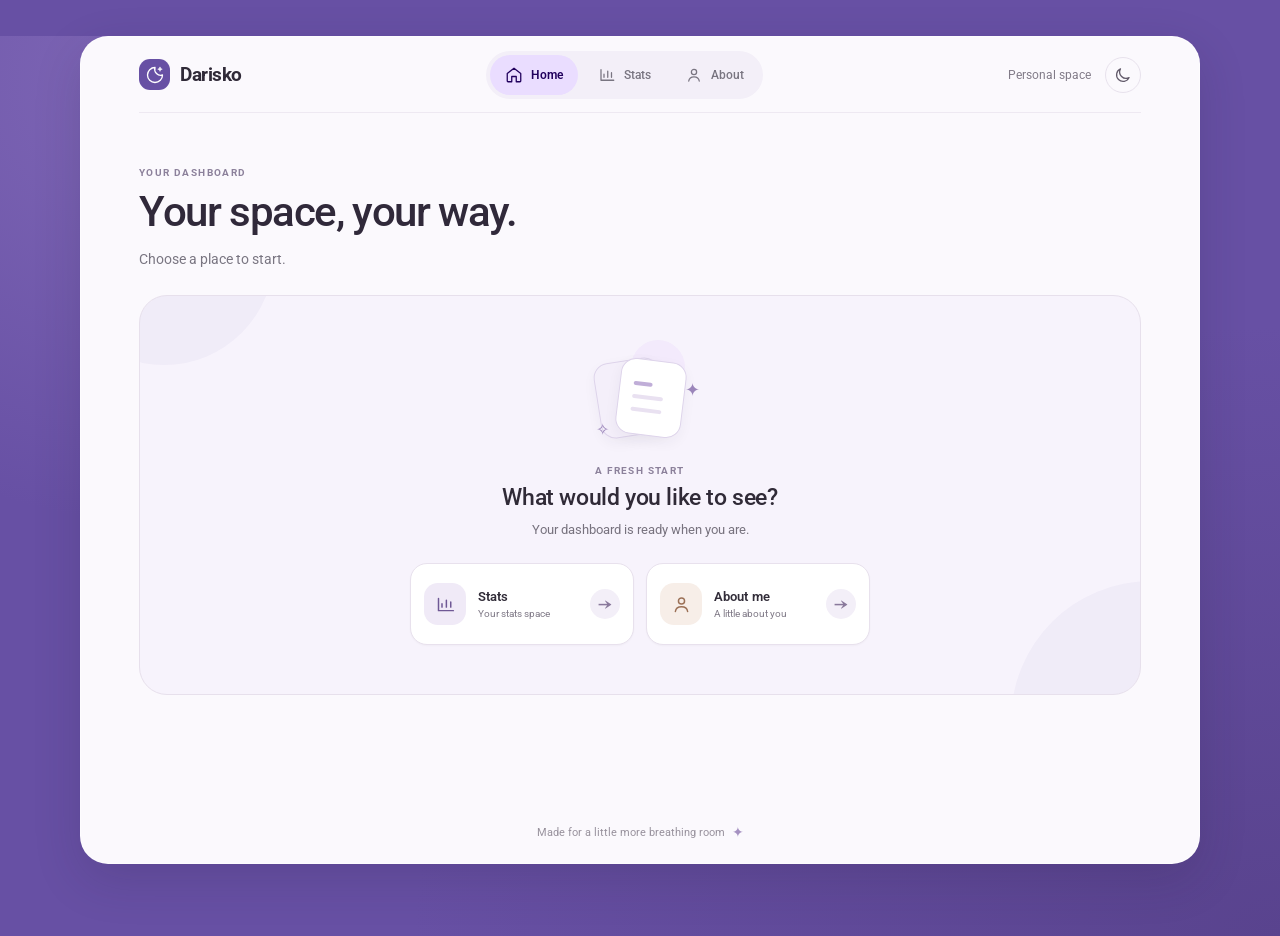
<file: index.html>
<!doctype html>
<html lang="en">
  <head>
    <meta charset="UTF-8" />
    <meta name="viewport" content="width=device-width, initial-scale=1.0" />
    <meta name="theme-color" content="#6750a4" />
    <meta name="description" content="Darisko's personal dashboard." />
    <title>Dashboard — Darisko</title>
    <link rel="preconnect" href="https://fonts.googleapis.com" />
    <link rel="preconnect" href="https://fonts.gstatic.com" crossorigin />
    <link href="https://fonts.googleapis.com/css2?family=Roboto:wght@400;500;600;700&family=Roboto+Flex:wght@400;500;600;700&display=swap" rel="stylesheet" />
    <script>
      try {
        const savedTheme = localStorage.getItem("daylight-theme");
        const prefersDark = window.matchMedia("(prefers-color-scheme: dark)").matches;
        if (savedTheme === "dark" || (!savedTheme && prefersDark)) document.documentElement.dataset.theme = "dark";
      } catch {}
    </script>
    <link rel="stylesheet" href="assets/css/style.css" />
    <script src="assets/js/main.js" defer></script>
    <script src="assets/js/movie.js?v=2" defer></script>
  </head>
  <body>
    <main class="dashboard">
      <header class="topbar">
        <a class="brand" href="index.html" aria-label="Darisko dashboard">
          <span class="brand-icon" aria-hidden="true"><svg viewBox="0 0 24 24"><path d="M12 3a9 9 0 1 0 9 9 7.2 7.2 0 0 1-9-9Z"/><path d="M18 3v4m-2-2h4"/></svg></span>
          <span>Darisko</span>
        </a>
        <nav class="primary-nav" aria-label="Main navigation">
          <a class="nav-item active" href="index.html" aria-current="page"><svg viewBox="0 0 24 24" aria-hidden="true"><path d="m3 10 9-7 9 7v10a1 1 0 0 1-1 1h-5v-7H9v7H4a1 1 0 0 1-1-1z"/></svg><span>Home</span></a>
          <a class="nav-item" href="stats.html"><svg viewBox="0 0 24 24" aria-hidden="true"><path d="M4 19V5m0 14h17M8 15v-4m5 4V7m5 8V9"/></svg><span>Stats</span></a>
          <a class="nav-item" href="about.html"><svg viewBox="0 0 24 24" aria-hidden="true"><circle cx="12" cy="8" r="3.5"/><path d="M5 20c.5-3.4 3.2-5.5 7-5.5s6.5 2.1 7 5.5"/></svg><span>About</span></a>
        </nav>
        <div class="topbar-right">
          <span class="workspace-label">Personal space</span>
          <button class="theme-toggle" id="themeToggle" type="button" aria-label="Switch to dark mode" title="Switch to dark mode" aria-pressed="false">
            <svg class="moon-icon" viewBox="0 0 24 24" aria-hidden="true"><path d="M20.1 15.4A8.5 8.5 0 0 1 8.6 3.9 8.7 8.7 0 1 0 20.1 15.4Z"/></svg>
            <svg class="sun-icon" viewBox="0 0 24 24" aria-hidden="true"><circle cx="12" cy="12" r="4"/><path d="M12 2v2m0 16v2M4.93 4.93l1.42 1.42m11.3 11.3 1.42 1.42M2 12h2m16 0h2M4.93 19.07l1.42-1.42m11.3-11.3 1.42-1.42"/></svg>
          </button>
        </div>
      </header>

      <section class="welcome" id="home">
        <p class="overline">YOUR DASHBOARD</p>
        <h1>Your space, your way.</h1>
        <p class="subtitle">Choose a place to start.</p>
      </section>

      <section class="empty-card home-card" aria-labelledby="emptyTitle">
        <div class="empty-illustration" aria-hidden="true">
          <span class="illustration-sun"></span>
          <span class="illustration-card card-back"></span>
          <span class="illustration-card card-front"><i></i><i></i><i></i></span>
          <span class="illustration-star star-one">✦</span>
          <span class="illustration-star star-two">✧</span>
        </div>
        <p class="overline">A FRESH START</p>
        <h2 id="emptyTitle">What would you like to see?</h2>
        <p class="empty-copy">Your dashboard is ready when you are.</p>
        <nav class="destination-list" aria-label="Dashboard sections">
          <a class="destination-card" href="stats.html">
            <span class="destination-icon stats-icon" aria-hidden="true"><svg viewBox="0 0 24 24"><path d="M4 19V5m0 14h17M8 15v-4m5 4V7m5 8V9"/></svg></span>
            <span class="destination-copy"><strong>Stats</strong><small>Your stats space</small></span>
            <span class="destination-arrow" aria-hidden="true">→</span>
          </a>
          <a class="destination-card" href="about.html">
            <span class="destination-icon about-icon" aria-hidden="true"><svg viewBox="0 0 24 24"><circle cx="12" cy="8" r="3.5"/><path d="M5 20c.5-3.4 3.2-5.5 7-5.5s6.5 2.1 7 5.5"/></svg></span>
            <span class="destination-copy"><strong>About me</strong><small>A little about you</small></span>
            <span class="destination-arrow" aria-hidden="true">→</span>
          </a>
        </nav>
      </section>

      <footer class="footer"><span>Made for a little more breathing room</span><span class="footer-sparkle" aria-hidden="true">✦</span></footer>
    </main>
  </body>
</html>
</file>
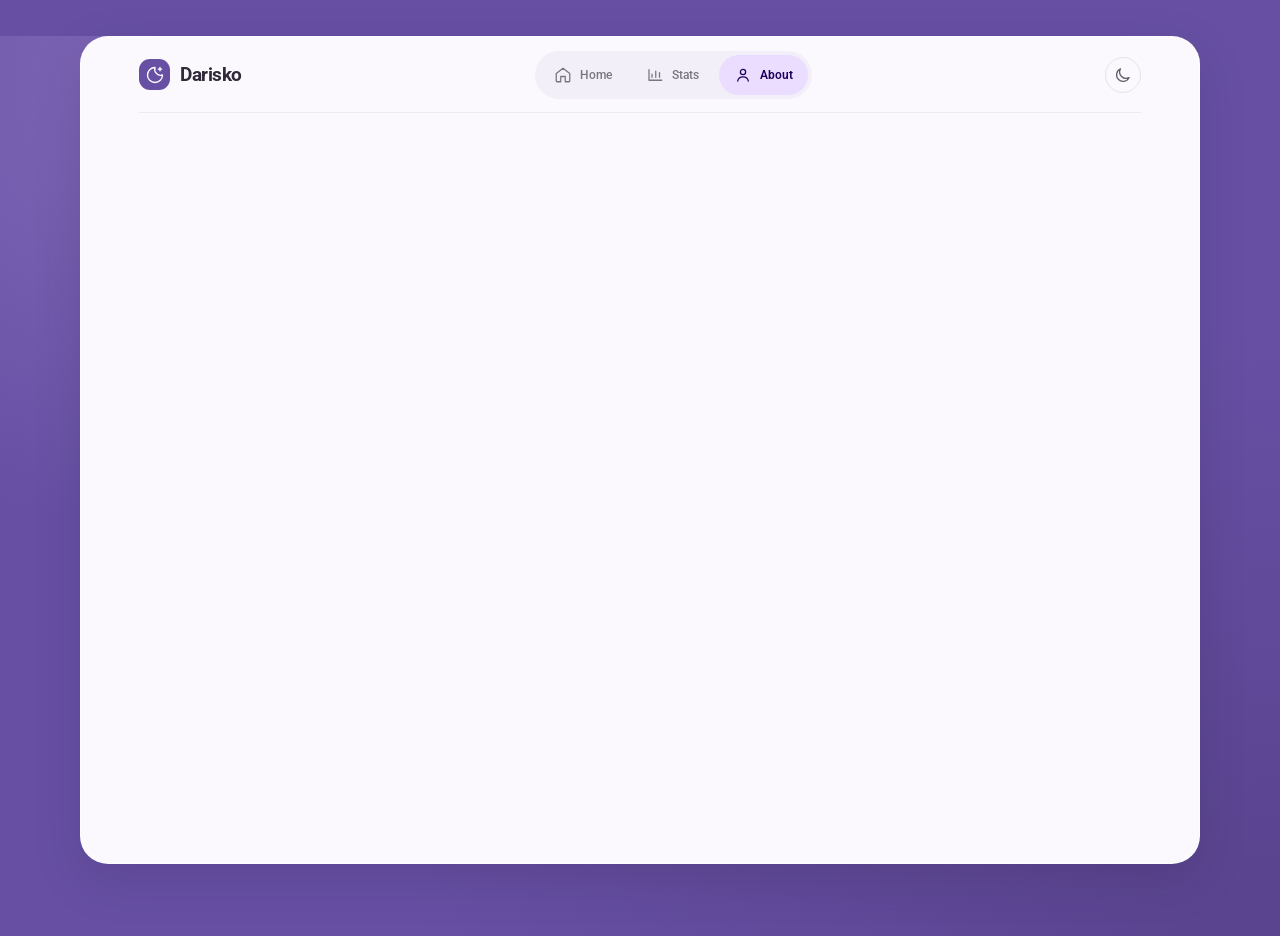
<file: about.html>
<!doctype html>
<html lang="en">
  <head>
    <meta charset="UTF-8" />
    <meta name="viewport" content="width=device-width, initial-scale=1.0" />
    <meta name="theme-color" content="#6750a4" />
    <title>About — Darisko</title>
    <link rel="preconnect" href="https://fonts.googleapis.com" />
    <link rel="preconnect" href="https://fonts.gstatic.com" crossorigin />
    <link href="https://fonts.googleapis.com/css2?family=Roboto:wght@400;500;600;700&family=Roboto+Flex:wght@400;500;600;700&display=swap" rel="stylesheet" />
    <script>
      try {
        const savedTheme = localStorage.getItem("daylight-theme");
        const prefersDark = window.matchMedia("(prefers-color-scheme: dark)").matches;
        if (savedTheme === "dark" || (!savedTheme && prefersDark)) document.documentElement.dataset.theme = "dark";
      } catch {}
    </script>
    <link rel="stylesheet" href="assets/css/style.css" />
    <script src="assets/js/main.js" defer></script>
  </head>
  <body>
    <main class="dashboard">
      <header class="topbar">
        <a class="brand" href="index.html" aria-label="Darisko dashboard">
          <span class="brand-icon" aria-hidden="true"><svg viewBox="0 0 24 24"><path d="M12 3a9 9 0 1 0 9 9 7.2 7.2 0 0 1-9-9Z"/><path d="M18 3v4m-2-2h4"/></svg></span>
          <span>Darisko</span>
        </a>
        <nav class="primary-nav" aria-label="Main navigation">
          <a class="nav-item" href="index.html"><svg viewBox="0 0 24 24" aria-hidden="true"><path d="m3 10 9-7 9 7v10a1 1 0 0 1-1 1h-5v-7H9v7H4a1 1 0 0 1-1-1z"/></svg><span>Home</span></a>
          <a class="nav-item" href="stats.html"><svg viewBox="0 0 24 24" aria-hidden="true"><path d="M4 19V5m0 14h17M8 15v-4m5 4V7m5 8V9"/></svg><span>Stats</span></a>
          <a class="nav-item active" href="about.html" aria-current="page"><svg viewBox="0 0 24 24" aria-hidden="true"><circle cx="12" cy="8" r="3.5"/><path d="M5 20c.5-3.4 3.2-5.5 7-5.5s6.5 2.1 7 5.5"/></svg><span>About</span></a>
        </nav>
        <button class="theme-toggle" id="themeToggle" type="button" aria-label="Switch to dark mode" title="Switch to dark mode" aria-pressed="false">
          <svg class="moon-icon" viewBox="0 0 24 24" aria-hidden="true"><path d="M20.1 15.4A8.5 8.5 0 0 1 8.6 3.9 8.7 8.7 0 1 0 20.1 15.4Z"/></svg>
          <svg class="sun-icon" viewBox="0 0 24 24" aria-hidden="true"><circle cx="12" cy="12" r="4"/><path d="M12 2v2m0 16v2M4.93 4.93l1.42 1.42m11.3 11.3 1.42 1.42M2 12h2m16 0h2M4.93 19.07l-1.42 1.42m11.3-11.3 1.42-1.42"/></svg>
        </button>
      </header>
    </main>
  </body>
</html>
</file>
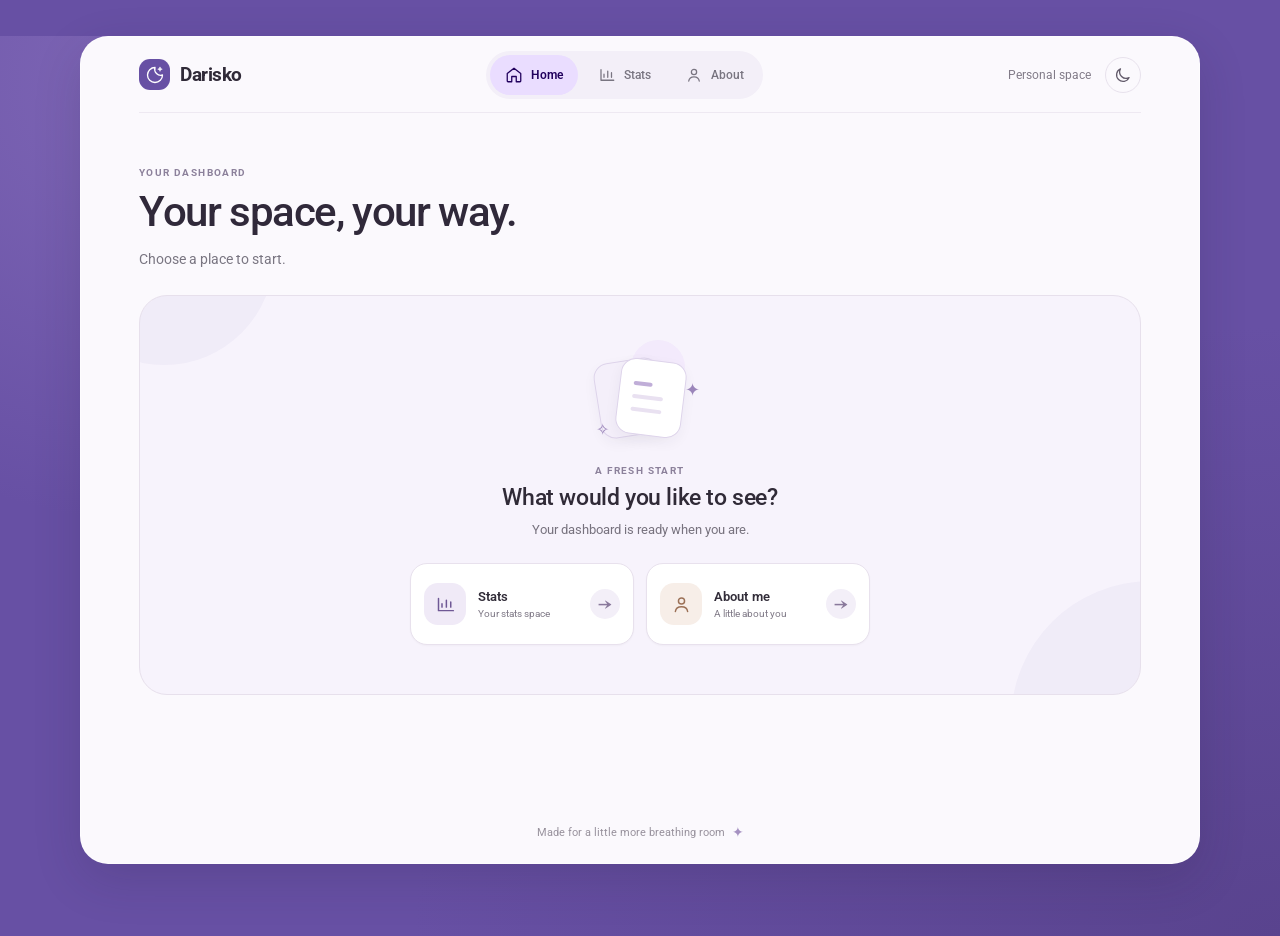
<file: movie.html>
<!doctype html>
<html lang="en">
  <head>
    <meta charset="UTF-8" />
    <meta name="viewport" content="width=device-width, initial-scale=1.0" />
    <meta name="theme-color" content="#100c18" />
    <meta name="robots" content="noindex, nofollow, noarchive" />
    <title>Private Screening — Darisko</title>
    <link rel="preconnect" href="https://fonts.googleapis.com" />
    <link rel="preconnect" href="https://fonts.gstatic.com" crossorigin />
    <link href="https://fonts.googleapis.com/css2?family=DM+Sans:wght@400;500;600;700&family=Space+Grotesk:wght@400;500;600;700&display=swap" rel="stylesheet" />
    <link rel="stylesheet" href="assets/css/movie.css" />
    <script src="assets/js/movie.js" defer></script>
  </head>
  <body data-secret-page="movie">
    <main class="screening">
      <header class="screening-topline">
        <a class="screening-brand" href="index.html" aria-label="Return to Darisko home"><span>d<span>.</span></span> DARISKO</a>
        <span class="screening-lock"><i></i> PRIVATE SCREENING</span>
      </header>

      <section class="screening-card" aria-labelledby="screeningTitle">
        <div class="film-art" aria-hidden="true">
          <div class="film-glow"></div>
          <div class="film-frame"><span>✦</span><span class="frame-mark">D / 01</span></div>
          <div class="film-dots"><i></i><i></i><i></i><i></i><i></i><i></i><i></i><i></i></div>
        </div>
        <p class="screening-kicker">ACCESS GRANTED · 001</p>
        <h1 id="screeningTitle">You found<br />the hidden page.</h1>
        <p class="screening-copy">A little secret tucked away in the console.<br />The show is yours to imagine.</p>
        <a class="return-home" href="index.html"><span aria-hidden="true">←</span> Back to the dashboard</a>
      </section>

      <footer class="screening-footer"><span>NO TRAILERS · NO SPOILERS</span><span>ENJOY THE QUIET</span></footer>
    </main>
  </body>
</html>
</file>
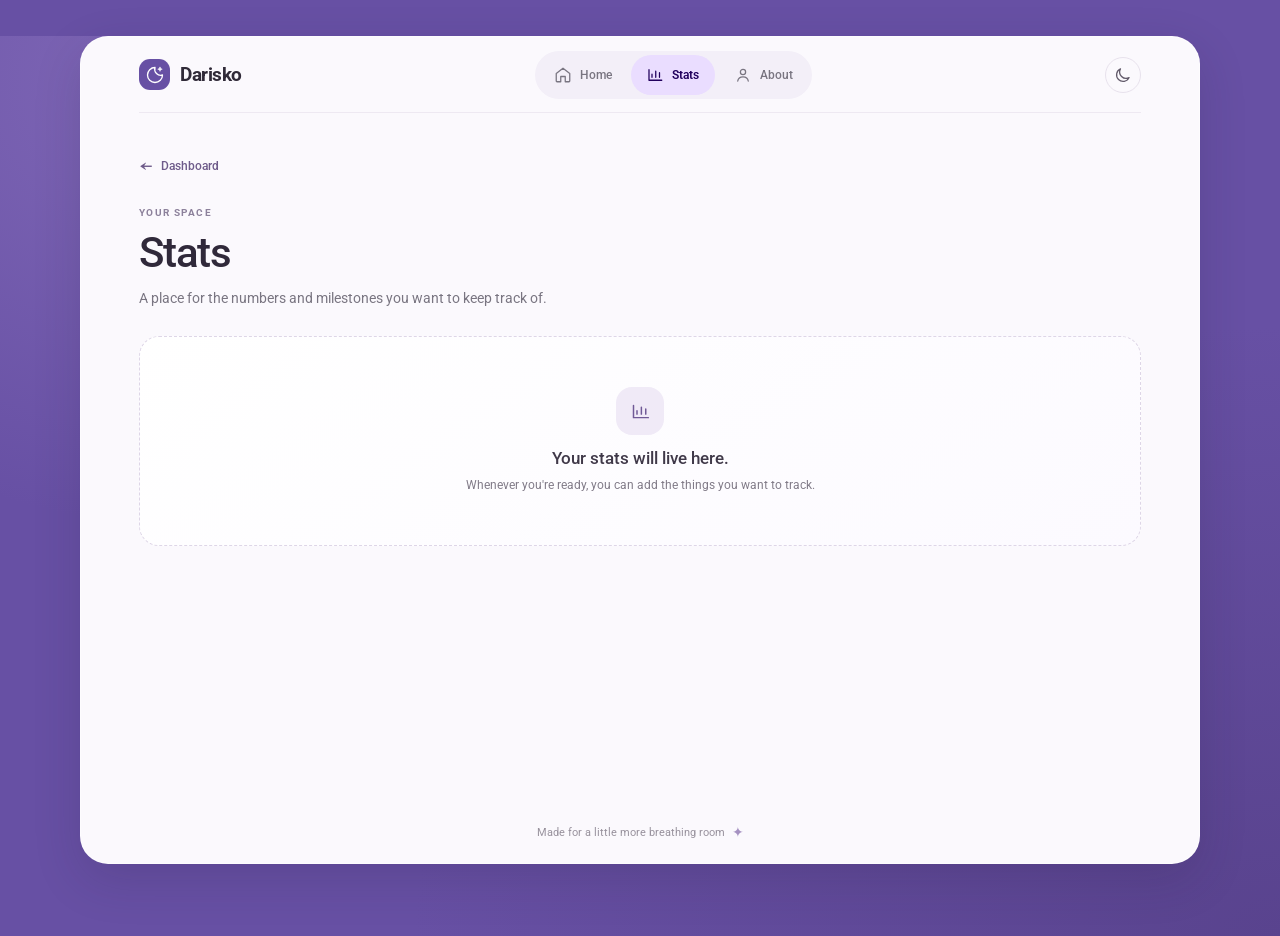
<file: stats.html>
<!doctype html>
<html lang="en">
  <head>
    <meta charset="UTF-8" />
    <meta name="viewport" content="width=device-width, initial-scale=1.0" />
    <meta name="theme-color" content="#6750a4" />
    <meta name="description" content="A space for Darisko's stats." />
    <title>Stats — Darisko</title>
    <link rel="preconnect" href="https://fonts.googleapis.com" />
    <link rel="preconnect" href="https://fonts.gstatic.com" crossorigin />
    <link href="https://fonts.googleapis.com/css2?family=Roboto:wght@400;500;600;700&family=Roboto+Flex:wght@400;500;600;700&display=swap" rel="stylesheet" />
    <script>
      try {
        const savedTheme = localStorage.getItem("daylight-theme");
        const prefersDark = window.matchMedia("(prefers-color-scheme: dark)").matches;
        if (savedTheme === "dark" || (!savedTheme && prefersDark)) document.documentElement.dataset.theme = "dark";
      } catch {}
    </script>
    <link rel="stylesheet" href="assets/css/style.css" />
    <script src="assets/js/main.js" defer></script>
  </head>
  <body>
    <main class="dashboard subpage-dashboard">
      <header class="topbar">
        <a class="brand" href="index.html" aria-label="Darisko dashboard">
          <span class="brand-icon" aria-hidden="true"><svg viewBox="0 0 24 24"><path d="M12 3a9 9 0 1 0 9 9 7.2 7.2 0 0 1-9-9Z"/><path d="M18 3v4m-2-2h4"/></svg></span>
          <span>Darisko</span>
        </a>
        <nav class="primary-nav" aria-label="Main navigation">
          <a class="nav-item" href="index.html"><svg viewBox="0 0 24 24" aria-hidden="true"><path d="m3 10 9-7 9 7v10a1 1 0 0 1-1 1h-5v-7H9v7H4a1 1 0 0 1-1-1z"/></svg><span>Home</span></a>
          <a class="nav-item active" href="stats.html" aria-current="page"><svg viewBox="0 0 24 24" aria-hidden="true"><path d="M4 19V5m0 14h17M8 15v-4m5 4V7m5 8V9"/></svg><span>Stats</span></a>
          <a class="nav-item" href="about.html"><svg viewBox="0 0 24 24" aria-hidden="true"><circle cx="12" cy="8" r="3.5"/><path d="M5 20c.5-3.4 3.2-5.5 7-5.5s6.5 2.1 7 5.5"/></svg><span>About</span></a>
        </nav>
        <button class="theme-toggle" id="themeToggle" type="button" aria-label="Switch to dark mode" title="Switch to dark mode" aria-pressed="false">
          <svg class="moon-icon" viewBox="0 0 24 24" aria-hidden="true"><path d="M20.1 15.4A8.5 8.5 0 0 1 8.6 3.9 8.7 8.7 0 1 0 20.1 15.4Z"/></svg>
          <svg class="sun-icon" viewBox="0 0 24 24" aria-hidden="true"><circle cx="12" cy="12" r="4"/><path d="M12 2v2m0 16v2M4.93 4.93l1.42 1.42m11.3 11.3 1.42 1.42M2 12h2m16 0h2M4.93 19.07l1.42-1.42m11.3-11.3 1.42-1.42"/></svg>
        </button>
      </header>
      <section class="subpage-content">
        <a class="back-link" href="index.html"><span aria-hidden="true">←</span> Dashboard</a>
        <p class="overline">YOUR SPACE</p>
        <h1>Stats</h1>
        <p class="subtitle">A place for the numbers and milestones you want to keep track of.</p>
        <div class="placeholder-card">
          <span class="placeholder-icon" aria-hidden="true"><svg viewBox="0 0 24 24"><path d="M4 19V5m0 14h17M8 15v-4m5 4V7m5 8V9"/></svg></span>
          <h2>Your stats will live here.</h2>
          <p>Whenever you're ready, you can add the things you want to track.</p>
        </div>
      </section>
      <footer class="footer"><span>Made for a little more breathing room</span><span class="footer-sparkle" aria-hidden="true">✦</span></footer>
    </main>
  </body>
</html>
</file>
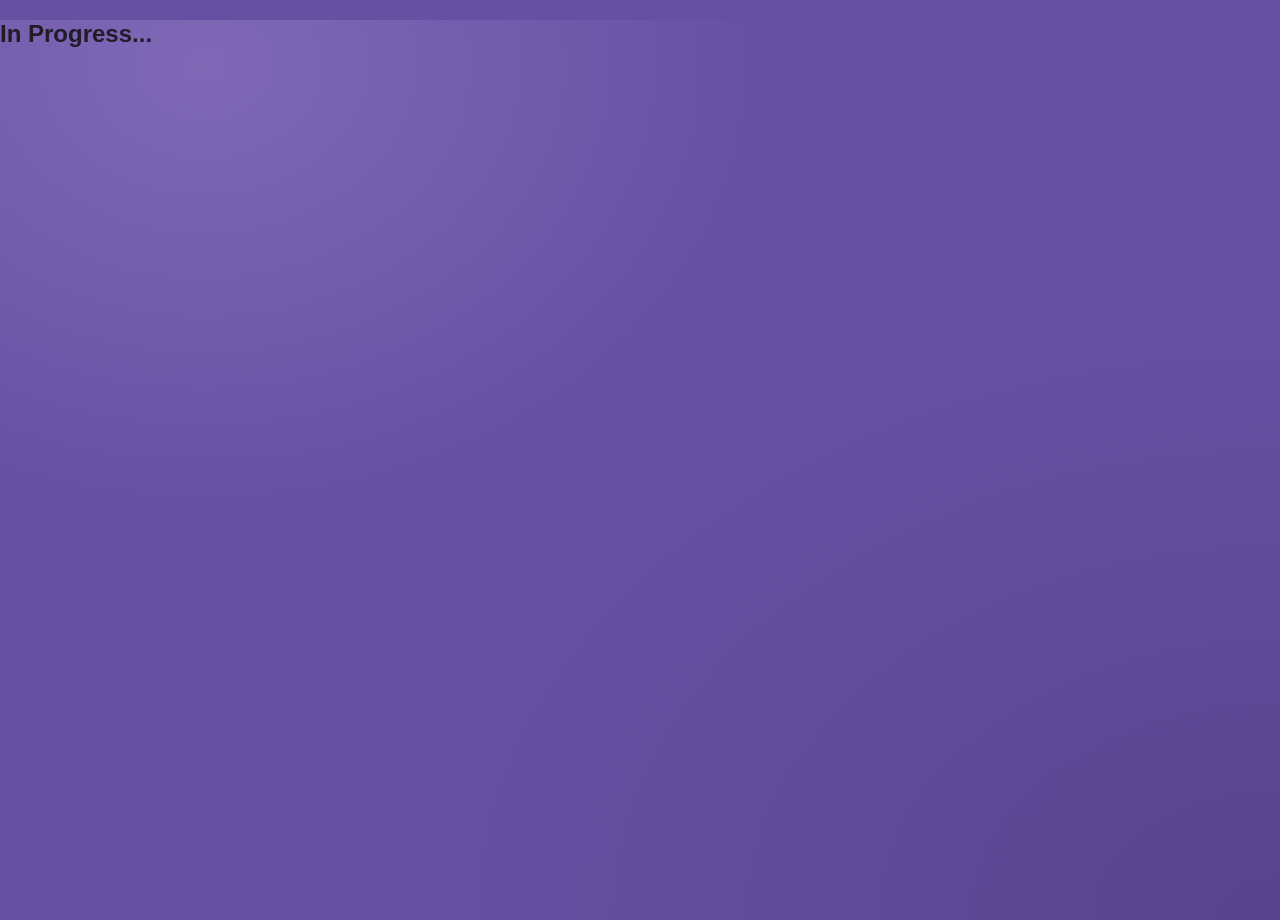
<file: website.html>
<!DOCTYPE html>
<html lang="en">
<head>
    <meta charset="UTF-8">
    <meta name="viewport" content="width=device-width, initial-scale=1.0">
    <title>Loading...</title>
    <link rel="stylesheet" href="style.css">
</head>
<body>

    <div class="loader-container">
        <div class="spinner"></div>
        <h2>In Progress...</h2>
    </div>

</body>
</html>
</file>
<file: assets/css/style.css>
:root{font-family:Roboto,"Roboto Flex",Arial,sans-serif;color:#211d28;background:#6750a4;font-synthesis:none;text-rendering:optimizeLegibility;--primary:#6750a4;--on-primary:#fff;--surface:#fff;--surface-soft:#f7f3fc;--surface-low:#f3eff8;--outline:#e7e0ec;--muted:#797581;--ink:#211d28;--shadow:0 16px 48px rgba(37,25,57,.16)}
*{box-sizing:border-box}html{min-width:320px;min-height:100%;scroll-behavior:smooth}body{min-height:100vh;margin:0;background:radial-gradient(ellipse at 16% 5%,#8068b7 0,transparent 37%),radial-gradient(ellipse at 100% 100%,#59438e 0,transparent 48%),#6750a4;color:var(--ink);-webkit-font-smoothing:antialiased}button,a,input{font:inherit}button:focus-visible,a:focus-visible,input:focus-visible{outline:3px solid #c9b9ff;outline-offset:3px}.dashboard{width:min(100% - 48px,1120px);min-height:calc(100vh - 72px);margin:36px auto;padding:0 58px;border:1px solid rgba(255,255,255,.5);border-radius:28px;background:#fbf9fd;box-shadow:var(--shadow);display:flex;flex-direction:column}.topbar{height:76px;display:flex;align-items:center;justify-content:space-between;border-bottom:1px solid #eee9f2}.brand{display:inline-flex;align-items:center;gap:10px;color:#302a38;text-decoration:none;font-size:19px;font-weight:700;letter-spacing:-.5px}.brand-icon{display:grid;place-items:center;width:31px;height:31px;border-radius:11px;background:var(--primary);color:white}.brand-icon svg{width:20px;fill:none;stroke:currentColor;stroke-width:1.6;stroke-linecap:round;stroke-linejoin:round}.topbar-right{display:flex;align-items:center;gap:14px}.workspace-label{color:#817b88;font-size:12px}.profile{width:34px;height:34px;border:0;border-radius:50%;background:#e9e0f3;color:#564475;font-size:13px;font-weight:700;cursor:pointer}.welcome{padding:54px 0 24px}.overline{margin:0 0 10px;color:#8c819b;font-size:10px;font-weight:700;letter-spacing:1.4px}.welcome h1{margin:0;font-size:clamp(28px,4vw,42px);font-weight:500;letter-spacing:-1.4px;line-height:1.15;color:#30293a}.subtitle{margin:12px 0 0;color:#797581;font-size:14px;line-height:1.6}.empty-card{position:relative;min-height:412px;display:flex;flex-direction:column;align-items:center;justify-content:center;padding:38px 24px 42px;overflow:hidden;border:1px solid #ebe5f1;border-radius:24px;background:linear-gradient(145deg,#fff 10%,#fcfaff 100%);text-align:center}.empty-card:before,.empty-card:after{position:absolute;width:220px;height:220px;border-radius:50%;background:#f6f1fb;content:""}.empty-card:before{top:-151px;left:-86px}.empty-card:after{right:-151px;bottom:-167px;width:280px;height:280px;background:#f8f4fb}.empty-illustration{position:relative;z-index:1;width:120px;height:102px;margin-bottom:23px}.illustration-sun{position:absolute;top:0;right:15px;width:54px;height:54px;border-radius:50%;background:#f3eafc}.illustration-card{position:absolute;display:grid;align-content:center;gap:9px;width:66px;height:76px;border:1px solid #ded4eb;border-radius:15px;background:#fff;box-shadow:0 5px 14px #3324450c;transform:rotate(-9deg)}.card-back{top:20px;left:17px;background:#f4effa}.card-front{top:20px;left:38px;transform:rotate(7deg)}.card-front i{width:31px;height:4px;margin-left:13px;border-radius:4px;background:#e9e1f1}.card-front i:first-child{width:19px;background:#c0aed8}.illustration-star{position:absolute;color:#9b85ba}.star-one{top:39px;right:0;font-size:18px}.star-two{bottom:3px;left:16px;font-size:16px}.empty-card>.overline{position:relative;z-index:1;margin-bottom:8px}.empty-card h2{position:relative;z-index:1;margin:0;color:#302a37;font-size:23px;font-weight:500;letter-spacing:-.4px}.empty-copy{position:relative;z-index:1;max-width:360px;margin:9px 0 22px;color:#77727e;font-size:13px;line-height:1.6}.button{min-height:42px;display:inline-flex;align-items:center;justify-content:center;gap:9px;padding:0 18px;border:0;border-radius:14px;font-size:13px;font-weight:600;letter-spacing:.1px;cursor:pointer;transition:background .16s,box-shadow .16s,transform .16s}.button:hover{transform:translateY(-1px)}.button-filled{background:var(--primary);color:var(--on-primary);box-shadow:0 2px 5px #4a397729}.button-filled:hover{background:#59458f;box-shadow:0 4px 12px #4a39772a}.button-tonal{background:#eee8f5;color:#554575}.button-tonal:hover{background:#e7def0}.button-icon{font-size:19px;font-weight:400;line-height:1}.footer{display:flex;justify-content:center;align-items:center;gap:7px;margin-top:auto;padding:26px 0 23px;color:#98929d;font-size:11px}.footer-sparkle{color:#a591c1;font-size:14px}.project-list{padding:24px 0}.project-list[hidden]{display:none}.project-items{display:grid;grid-template-columns:repeat(auto-fill,minmax(220px,1fr));gap:12px;margin-bottom:16px}.project-item{display:flex;align-items:center;gap:12px;min-height:74px;padding:15px;border:1px solid #ebe5f1;border-radius:16px;background:#fff}.project-item-icon{display:grid;place-items:center;width:38px;height:38px;border-radius:12px;background:#efe9f6;color:#705a96}.project-item-name{font-size:13px;font-weight:600;color:#383241}.modal-scrim{position:fixed;inset:0;z-index:5;display:grid;place-items:center;padding:20px;background:#21172f66;backdrop-filter:blur(3px)}.modal-scrim[hidden]{display:none}.dialog{position:relative;width:min(100%,400px);padding:29px;border:1px solid #eee8f2;border-radius:24px;background:#fbf9fd;box-shadow:0 24px 70px #20172e35}.close-button{position:absolute;top:15px;right:16px;width:34px;height:34px;border:0;border-radius:50%;background:transparent;color:#6e6875;font-size:23px;cursor:pointer}.close-button:hover{background:#f0ecf3}.dialog h2{margin:0;color:#302a38;font-size:24px;font-weight:500;letter-spacing:-.5px}.dialog-copy{margin:8px 0 23px;color:#797581;font-size:13px}.dialog label{display:block;margin-bottom:7px;color:#5f5966;font-size:12px;font-weight:600}.dialog input{width:100%;height:46px;padding:0 13px;border:1px solid #d9d2e0;border-radius:12px;background:#fff;color:var(--ink);font-size:14px}.dialog input::placeholder{color:#aaa4ae}.dialog input:focus{border-color:var(--primary);outline:2px solid #6750a433;outline-offset:1px}.dialog-actions{display:flex;justify-content:flex-end;gap:9px;margin-top:22px}.dialog-actions .button{min-height:40px;font-size:12px}.toast{position:fixed;z-index:10;bottom:22px;left:50%;padding:12px 18px;border-radius:12px;background:#342a43;color:#fff;font-size:12px;opacity:0;pointer-events:none;transform:translate(-50%,10px);transition:opacity .18s,transform .18s}.toast.show{opacity:1;transform:translate(-50%,0)}
@media(max-width:650px){.dashboard{width:calc(100% - 24px);min-height:calc(100vh - 24px);margin:12px auto;padding:0 20px;border-radius:23px}.topbar{height:66px}.workspace-label{max-width:130px;font-size:10px}.topbar-right{gap:10px}.welcome{padding:43px 0 23px}.welcome h1{max-width:420px;font-size:32px}.subtitle{max-width:360px;font-size:13px}.empty-card{min-height:370px;padding:30px 18px;border-radius:20px}.empty-card h2{font-size:21px}.empty-copy{font-size:12px}.footer{font-size:10px}}
@media(max-width:380px){.dashboard{padding:0 14px}.brand{font-size:17px}.welcome h1{font-size:28px}.empty-card{min-height:345px}.project-items{grid-template-columns:1fr}}
@media(prefers-reduced-motion:reduce){*,*::before,*::after{scroll-behavior:auto!important;transition:none!important}}

/* Material 3 app menu and destination tiles */
.topbar{gap:24px}
.primary-nav{height:48px;display:flex;align-items:center;gap:4px;padding:4px;border-radius:999px;background:var(--surface-low)}
.nav-item{min-width:84px;height:40px;display:inline-flex;align-items:center;justify-content:center;gap:8px;padding:0 15px;border-radius:999px;color:var(--muted);font-size:12px;font-weight:500;text-decoration:none;transition:background .2s,color .2s,transform .2s}
.nav-item svg{width:18px;height:18px;fill:none;stroke:currentColor;stroke-width:1.7;stroke-linecap:round;stroke-linejoin:round}
.nav-item:hover{background:#6750a414;color:var(--ink)}
.nav-item.active{background:#eaddff;color:#21005d;font-weight:600}
.theme-toggle{border:0;background:var(--surface-low);color:var(--ink)}
.theme-toggle:hover{background:#6750a41c}
.home-card{min-height:420px;border-radius:28px;background:var(--surface-soft);border-color:var(--outline)}
.home-card:before,.home-card:after{background:#6750a40b}
.destination-list{gap:14px;width:min(100%,520px)}
.destination-card{min-height:88px;padding:14px 16px;border:1px solid var(--outline);border-radius:20px;background:var(--surface);color:var(--ink);box-shadow:0 1px 2px #00000008;transition:transform .22s cubic-bezier(.2,.8,.2,1),border-color .2s,background .2s,box-shadow .2s}
.destination-card:hover{transform:translateY(-2px);border-color:#6750a455;background:var(--surface);box-shadow:0 5px 15px #34264b14}
.destination-card:active{transform:scale(.98)}
.destination-icon{width:46px;height:46px;border-radius:16px;background:#eaddff;color:#4f378b}
.about-icon{background:#f4dded;color:#633b55}
.destination-copy strong{font-size:14px;font-weight:600;letter-spacing:.1px}
.destination-copy small{color:var(--muted);font-size:11px}
.destination-arrow{width:30px;height:30px;display:grid;place-items:center;border-radius:50%;background:var(--surface-low);color:var(--ink);font-size:17px;transition:background .2s,transform .2s}
.destination-card:hover .destination-arrow{background:#eaddff;transform:translateX(2px)}
:root[data-theme="dark"] .nav-item.active{background:#4f378b;color:#f6edff}
:root[data-theme="dark"] .destination-icon{background:#4f378b;color:#eaddff}
:root[data-theme="dark"] .about-icon{background:#633b55;color:#f5d9eb}
:root[data-theme="dark"] .destination-card:hover .destination-arrow{background:#4f378b}
@media(max-width:760px){.topbar{gap:12px}.primary-nav{gap:0}.nav-item{min-width:0;padding:0 11px}}
@media(max-width:600px){.topbar{height:auto;min-height:66px;flex-wrap:wrap;padding:10px 0}.topbar .brand{margin-right:auto}.primary-nav{order:3;width:100%;height:44px;justify-content:center;margin:0 auto 2px}.nav-item{height:36px;flex:1;max-width:140px}.topbar-right{gap:7px}.workspace-label{display:none}}
@media(max-width:380px){.nav-item{gap:5px;padding:0 8px;font-size:11px}.nav-item svg{width:16px;height:16px}}

.theme-toggle{width:36px;height:36px;display:grid;place-items:center;padding:0;border:1px solid #e8e2ed;border-radius:50%;background:transparent;color:#635b6b;cursor:pointer;transition:background .18s,border-color .18s,color .18s}.theme-toggle:hover{background:#f0ecf4}.theme-toggle svg{width:18px;height:18px;fill:none;stroke:currentColor;stroke-width:1.7;stroke-linecap:round;stroke-linejoin:round}.theme-toggle .sun-icon{display:none}

:root[data-theme="dark"]{color-scheme:dark;--primary:#d0bcff;--on-primary:#38275d;--surface:#211f26;--surface-soft:#292630;--surface-low:#25232b;--outline:#48454f;--muted:#c9c3ce;--ink:#e6e0e9;--shadow:0 18px 54px rgba(0,0,0,.34)}
:root[data-theme="dark"] body{background:radial-gradient(ellipse at 16% 5%,#42335b 0,transparent 38%),radial-gradient(ellipse at 100% 100%,#2c2140 0,transparent 48%),#19151f;color:var(--ink)}
:root[data-theme="dark"] .dashboard{border-color:#413b49;background:#211f26}
:root[data-theme="dark"] .topbar{border-color:#393640}
:root[data-theme="dark"] .brand,:root[data-theme="dark"] .welcome h1,:root[data-theme="dark"] .empty-card h2,:root[data-theme="dark"] .dialog h2{color:#f0ebf4}
:root[data-theme="dark"] .brand-icon{background:#d0bcff;color:#38275d}
:root[data-theme="dark"] .workspace-label,:root[data-theme="dark"] .subtitle,:root[data-theme="dark"] .empty-copy,:root[data-theme="dark"] .dialog-copy{color:#c4bdca}
:root[data-theme="dark"] .profile{background:#4a4058;color:#f0e6ff}
:root[data-theme="dark"] .overline{color:#b9a8d1}
:root[data-theme="dark"] .empty-card{border-color:#413b49;background:linear-gradient(145deg,#292630 10%,#24212b 100%)}
:root[data-theme="dark"] .empty-card:before{background:#332a40}
:root[data-theme="dark"] .empty-card:after{background:#2d2934}
:root[data-theme="dark"] .illustration-sun{background:#3b304b}
:root[data-theme="dark"] .illustration-card{border-color:#51475e;background:#292630;box-shadow:0 5px 14px #0002}
:root[data-theme="dark"] .card-back{background:#302a39}
:root[data-theme="dark"] .card-front i{background:#484050}
:root[data-theme="dark"] .card-front i:first-child{background:#b19acf}
:root[data-theme="dark"] .illustration-star,:root[data-theme="dark"] .footer-sparkle{color:#ceb8ef}
:root[data-theme="dark"] .button-filled{background:#d0bcff;color:#38275d;box-shadow:none}
:root[data-theme="dark"] .button-filled:hover{background:#e0d2ff;box-shadow:0 3px 10px #0003}
:root[data-theme="dark"] .button-tonal{background:#494153;color:#e6dcf5}
:root[data-theme="dark"] .button-tonal:hover{background:#554b60}
:root[data-theme="dark"] .footer{color:#aaa3b0}
:root[data-theme="dark"] .project-item{border-color:#403b46;background:#292630}
:root[data-theme="dark"] .project-item-icon{background:#40364e;color:#d0bcff}
:root[data-theme="dark"] .project-item-name{color:#e8e2ec}
:root[data-theme="dark"] .modal-scrim{background:#0009}
:root[data-theme="dark"] .dialog{border-color:#48434f;background:#26232c;box-shadow:0 24px 70px #0007}
:root[data-theme="dark"] .close-button{color:#d0cad5}
:root[data-theme="dark"] .close-button:hover{background:#39343f}
:root[data-theme="dark"] .dialog label{color:#d4ced9}
:root[data-theme="dark"] .dialog input{border-color:#5b5562;background:#1d1b22;color:#f0ebf4}
:root[data-theme="dark"] .dialog input::placeholder{color:#928b98}
:root[data-theme="dark"] .dialog input:focus{border-color:#d0bcff;outline-color:#d0bcff55}
:root[data-theme="dark"] .theme-toggle{border-color:#514b58;color:#e6daff}
:root[data-theme="dark"] .theme-toggle:hover{background:#35303d}
:root[data-theme="dark"] .theme-toggle .moon-icon{display:none}
:root[data-theme="dark"] .theme-toggle .sun-icon{display:block}

.home-card{min-height:400px}.destination-list{position:relative;z-index:1;display:grid;grid-template-columns:repeat(2,minmax(0,1fr));gap:12px;width:min(100%,460px)}.destination-card{min-height:82px;display:flex;align-items:center;gap:12px;padding:13px;border:1px solid #e8e1ed;border-radius:17px;background:#fff;color:#322d39;text-align:left;text-decoration:none;transition:transform .18s,border-color .18s,background .18s}.destination-card:hover{transform:translateY(-2px);border-color:#cfc1de;background:#fdfbff}.destination-icon{display:grid;place-items:center;width:42px;height:42px;flex:0 0 auto;border-radius:14px;background:#f0eaf7;color:#6f5895}.destination-icon svg,.placeholder-icon svg{width:21px;height:21px;fill:none;stroke:currentColor;stroke-width:1.7;stroke-linecap:round;stroke-linejoin:round}.about-icon{background:#f7eee8;color:#9c7157}.destination-copy{display:grid;gap:4px;min-width:0;flex:1}.destination-copy strong{font-size:13px;font-weight:600}.destination-copy small{color:#817b88;font-size:10px}.destination-arrow{color:#89799b;font-size:19px}.subpage-dashboard .topbar{flex:0 0 auto}.subpage-content{flex:1;padding:43px 0 28px}.back-link{display:inline-flex;align-items:center;gap:8px;margin-bottom:31px;color:#6e5b8a;font-size:12px;font-weight:500;text-decoration:none}.back-link:hover{text-decoration:underline}.back-link span{font-size:17px}.subpage-content h1{margin:0;color:#30293a;font-size:clamp(30px,4vw,42px);font-weight:500;letter-spacing:-1.2px}.subpage-content>.subtitle{max-width:500px;margin:10px 0 27px}.placeholder-card{min-height:210px;display:flex;flex-direction:column;align-items:center;justify-content:center;padding:26px;border:1px dashed #ded6e7;border-radius:20px;background:linear-gradient(145deg,#fff,#fcfaff);text-align:center}.placeholder-icon{display:grid;place-items:center;width:48px;height:48px;margin-bottom:13px;border-radius:16px;background:#f0eaf7;color:#705a96}.about-placeholder-icon{background:#f7eee8;color:#9c7157}.placeholder-card h2{margin:0;color:#403949;font-size:17px;font-weight:500}.placeholder-card p{margin:8px 0 0;color:#817b88;font-size:12px;line-height:1.6}.subpage-dashboard .footer{flex:0 0 auto}
:root[data-theme="dark"] .destination-card{border-color:#48434f;background:#292630;color:#f0ebf4}
:root[data-theme="dark"] .destination-card:hover{border-color:#74668a;background:#302c37}
:root[data-theme="dark"] .destination-icon{background:#40364e;color:#d0bcff}
:root[data-theme="dark"] .about-icon,:root[data-theme="dark"] .about-placeholder-icon{background:#40342e;color:#e6b99d}
:root[data-theme="dark"] .destination-copy small{color:#bbb4c1}
:root[data-theme="dark"] .destination-arrow,:root[data-theme="dark"] .back-link{color:#d0bcff}
:root[data-theme="dark"] .subpage-content h1,:root[data-theme="dark"] .placeholder-card h2{color:#f0ebf4}
:root[data-theme="dark"] .placeholder-card{border-color:#514b58;background:linear-gradient(145deg,#292630,#24212b)}
:root[data-theme="dark"] .placeholder-icon{background:#40364e;color:#d0bcff}
:root[data-theme="dark"] .placeholder-card p{color:#c4bdca}
@media(max-width:650px){.home-card{min-height:390px}.destination-list{grid-template-columns:1fr;width:min(100%,340px);gap:9px}.destination-card{min-height:72px}.subpage-content{padding-top:34px}.back-link{margin-bottom:28px}.placeholder-card{min-height:190px}}
</file>
<file: assets/css/movie.css>
:root{color-scheme:dark;font-family:"DM Sans",sans-serif;color:#f7f2ff;background:#100c18;font-synthesis:none;text-rendering:optimizeLegibility;--muted:#aaa1b5;--violet:#c5a6ff}
*{box-sizing:border-box}
html{min-width:320px;min-height:100%;scroll-behavior:smooth}
body{min-height:100vh;margin:0;background:radial-gradient(ellipse at 50% 42%,#5037698c 0,transparent 44%),radial-gradient(ellipse at 12% 95%,#1a56733b 0,transparent 36%),#100c18;color:#f7f2ff;-webkit-font-smoothing:antialiased}
body:before{position:fixed;inset:0;z-index:0;background-image:radial-gradient(#fff2 .7px,transparent .8px);background-size:25px 25px;content:"";opacity:.33;mask-image:linear-gradient(transparent,#000 25%,#000 82%,transparent);pointer-events:none}
a{color:inherit;text-decoration:none}
a:focus-visible{outline:2px solid #d5bdff;outline-offset:5px}
.screening{position:relative;z-index:1;width:min(100% - 48px,1000px);min-height:100vh;margin:0 auto;display:flex;flex-direction:column}
.screening-topline{height:82px;display:flex;align-items:center;justify-content:space-between;border-bottom:1px solid #ffffff16}
.screening-brand{display:flex;align-items:center;gap:10px;color:#eae4f1;font-size:9px;font-weight:700;letter-spacing:2px}
.screening-brand>span{width:30px;height:30px;display:grid;place-items:center;border:1px solid #ffffff25;border-radius:10px;background:#ffffff0a;font:700 19px "Space Grotesk",sans-serif;letter-spacing:-2px}
.screening-brand>span>span{color:var(--violet)}
.screening-lock{display:flex;align-items:center;gap:8px;color:#c7bdd2;font-size:8px;font-weight:700;letter-spacing:1.7px}
.screening-lock i{width:6px;height:6px;border-radius:50%;background:#a58cf2;box-shadow:0 0 12px #b89aff}
.screening-card{width:min(100%,620px);margin:auto;padding:46px 30px 48px;text-align:center}
.film-art{position:relative;width:184px;height:184px;margin:0 auto 30px;display:grid;place-items:center}
.film-glow{position:absolute;inset:13%;border-radius:50%;background:conic-gradient(from 20deg,#a887ff,#78dded,#dc9cff,#a887ff);filter:blur(35px);opacity:.3;animation:glow-breathe 6s ease-in-out infinite alternate}
.film-frame{position:relative;width:130px;height:130px;display:grid;place-items:center;overflow:hidden;border:1px solid #e0cdff58;border-radius:32px;background:linear-gradient(145deg,#35284a,#1c1a27 64%,#172630);box-shadow:0 22px 55px #0008,inset 0 1px #ffffff28;transform:rotate(-5deg);animation:frame-float 7s ease-in-out infinite}
.film-frame:before,.film-frame:after{position:absolute;width:230px;height:1px;background:linear-gradient(90deg,transparent,#d9c4ff77,transparent);content:"";transform:rotate(-43deg)}
.film-frame:after{transform:rotate(43deg)}
.film-frame>span:first-child{position:relative;z-index:1;color:#efdeff;font-size:43px;text-shadow:0 0 14px #d9b7ff,0 0 35px #9671ff;animation:star-pulse 3s ease-in-out infinite}
.frame-mark{position:absolute;right:13px;bottom:11px;color:#bdb0cd;font-size:7px;font-weight:700;letter-spacing:1.5px}
.film-dots{position:absolute;inset:0;display:flex;align-items:center;justify-content:space-between;pointer-events:none}
.film-dots i{width:5px;height:19px;border:1px solid #e2d1ff28;border-radius:4px;background:#ffffff08}
.screening-kicker{margin:0 0 13px;color:#c1a4ff;font-size:8px;font-weight:700;letter-spacing:2.2px}
.screening-card h1{margin:0;color:#fbf8ff;font:500 clamp(35px,6vw,55px)/1.08 "Space Grotesk",sans-serif;letter-spacing:-2.6px}
.screening-copy{margin:18px 0 27px;color:#aaa1b5;font-size:12px;line-height:1.8}
.return-home{min-height:44px;display:inline-flex;align-items:center;justify-content:center;gap:10px;padding:0 19px;border:1px solid #ffffff1e;border-radius:999px;background:#ffffff0b;color:#e8dfff;font-size:11px;font-weight:600;transition:background .2s,border-color .2s,transform .2s}
.return-home:hover{transform:translateY(-2px);border-color:#c9aaff60;background:#b38aff18}
.return-home span{font-size:16px}
.screening-footer{display:flex;justify-content:space-between;gap:12px;padding:20px 2px 24px;border-top:1px solid #ffffff12;color:#716a7b;font-size:7px;font-weight:700;letter-spacing:1.5px}
@keyframes frame-float{0%,100%{transform:translateY(0) rotate(-5deg)}50%{transform:translateY(-7px) rotate(-2deg)}}
@keyframes glow-breathe{from{transform:scale(.88);opacity:.22}to{transform:scale(1.1);opacity:.42}}
@keyframes star-pulse{0%,100%{transform:scale(.94);opacity:.85}50%{transform:scale(1.08);opacity:1}}
@media(max-width:600px){.screening{width:calc(100% - 32px)}.screening-topline{height:70px}.screening-card{padding:35px 8px}.film-art{width:160px;height:160px}.film-frame{width:116px;height:116px}.screening-card h1{letter-spacing:-1.8px}.screening-footer{font-size:6px;letter-spacing:1px}}
@media(prefers-reduced-motion:reduce){*,*::before,*::after{scroll-behavior:auto!important;animation:none!important;transition:none!important}}
</file>
<file: style.css>
:root{font-family:Roboto,"Roboto Flex",Arial,sans-serif;color:#211d28;background:#6750a4;font-synthesis:none;text-rendering:optimizeLegibility;--primary:#6750a4;--on-primary:#fff;--surface:#fff;--surface-soft:#f7f3fc;--surface-low:#f3eff8;--outline:#e7e0ec;--muted:#797581;--ink:#211d28;--shadow:0 16px 48px rgba(37,25,57,.16)}
*{box-sizing:border-box}html{min-width:320px;min-height:100%;scroll-behavior:smooth}body{min-height:100vh;margin:0;background:radial-gradient(ellipse at 16% 5%,#8068b7 0,transparent 37%),radial-gradient(ellipse at 100% 100%,#59438e 0,transparent 48%),#6750a4;color:var(--ink);-webkit-font-smoothing:antialiased}button,a,input{font:inherit}button:focus-visible,a:focus-visible,input:focus-visible{outline:3px solid #c9b9ff;outline-offset:3px}.dashboard{width:min(100% - 48px,1120px);min-height:calc(100vh - 72px);margin:36px auto;padding:0 58px;border:1px solid rgba(255,255,255,.5);border-radius:28px;background:#fbf9fd;box-shadow:var(--shadow);display:flex;flex-direction:column}.topbar{height:76px;display:flex;align-items:center;justify-content:space-between;border-bottom:1px solid #eee9f2}.brand{display:inline-flex;align-items:center;gap:10px;color:#302a38;text-decoration:none;font-size:19px;font-weight:700;letter-spacing:-.5px}.brand-icon{display:grid;place-items:center;width:31px;height:31px;border-radius:11px;background:var(--primary);color:white}.brand-icon svg{width:20px;fill:none;stroke:currentColor;stroke-width:1.6;stroke-linecap:round;stroke-linejoin:round}.topbar-right{display:flex;align-items:center;gap:14px}.workspace-label{color:#817b88;font-size:12px}.profile{width:34px;height:34px;border:0;border-radius:50%;background:#e9e0f3;color:#564475;font-size:13px;font-weight:700;cursor:pointer}.welcome{padding:54px 0 24px}.overline{margin:0 0 10px;color:#8c819b;font-size:10px;font-weight:700;letter-spacing:1.4px}.welcome h1{margin:0;font-size:clamp(28px,4vw,42px);font-weight:500;letter-spacing:-1.4px;line-height:1.15;color:#30293a}.subtitle{margin:12px 0 0;color:#797581;font-size:14px;line-height:1.6}.empty-card{position:relative;min-height:412px;display:flex;flex-direction:column;align-items:center;justify-content:center;padding:38px 24px 42px;overflow:hidden;border:1px solid #ebe5f1;border-radius:24px;background:linear-gradient(145deg,#fff 10%,#fcfaff 100%);text-align:center}.empty-card:before,.empty-card:after{position:absolute;width:220px;height:220px;border-radius:50%;background:#f6f1fb;content:""}.empty-card:before{top:-151px;left:-86px}.empty-card:after{right:-151px;bottom:-167px;width:280px;height:280px;background:#f8f4fb}.empty-illustration{position:relative;z-index:1;width:120px;height:102px;margin-bottom:23px}.illustration-sun{position:absolute;top:0;right:15px;width:54px;height:54px;border-radius:50%;background:#f3eafc}.illustration-card{position:absolute;display:grid;align-content:center;gap:9px;width:66px;height:76px;border:1px solid #ded4eb;border-radius:15px;background:#fff;box-shadow:0 5px 14px #3324450c;transform:rotate(-9deg)}.card-back{top:20px;left:17px;background:#f4effa}.card-front{top:20px;left:38px;transform:rotate(7deg)}.card-front i{width:31px;height:4px;margin-left:13px;border-radius:4px;background:#e9e1f1}.card-front i:first-child{width:19px;background:#c0aed8}.illustration-star{position:absolute;color:#9b85ba}.star-one{top:39px;right:0;font-size:18px}.star-two{bottom:3px;left:16px;font-size:16px}.empty-card>.overline{position:relative;z-index:1;margin-bottom:8px}.empty-card h2{position:relative;z-index:1;margin:0;color:#302a37;font-size:23px;font-weight:500;letter-spacing:-.4px}.empty-copy{position:relative;z-index:1;max-width:360px;margin:9px 0 22px;color:#77727e;font-size:13px;line-height:1.6}.button{min-height:42px;display:inline-flex;align-items:center;justify-content:center;gap:9px;padding:0 18px;border:0;border-radius:14px;font-size:13px;font-weight:600;letter-spacing:.1px;cursor:pointer;transition:background .16s,box-shadow .16s,transform .16s}.button:hover{transform:translateY(-1px)}.button-filled{background:var(--primary);color:var(--on-primary);box-shadow:0 2px 5px #4a397729}.button-filled:hover{background:#59458f;box-shadow:0 4px 12px #4a39772a}.button-tonal{background:#eee8f5;color:#554575}.button-tonal:hover{background:#e7def0}.button-icon{font-size:19px;font-weight:400;line-height:1}.footer{display:flex;justify-content:center;align-items:center;gap:7px;margin-top:auto;padding:26px 0 23px;color:#98929d;font-size:11px}.footer-sparkle{color:#a591c1;font-size:14px}.project-list{padding:24px 0}.project-list[hidden]{display:none}.project-items{display:grid;grid-template-columns:repeat(auto-fill,minmax(220px,1fr));gap:12px;margin-bottom:16px}.project-item{display:flex;align-items:center;gap:12px;min-height:74px;padding:15px;border:1px solid #ebe5f1;border-radius:16px;background:#fff}.project-item-icon{display:grid;place-items:center;width:38px;height:38px;border-radius:12px;background:#efe9f6;color:#705a96}.project-item-name{font-size:13px;font-weight:600;color:#383241}.modal-scrim{position:fixed;inset:0;z-index:5;display:grid;place-items:center;padding:20px;background:#21172f66;backdrop-filter:blur(3px)}.modal-scrim[hidden]{display:none}.dialog{position:relative;width:min(100%,400px);padding:29px;border:1px solid #eee8f2;border-radius:24px;background:#fbf9fd;box-shadow:0 24px 70px #20172e35}.close-button{position:absolute;top:15px;right:16px;width:34px;height:34px;border:0;border-radius:50%;background:transparent;color:#6e6875;font-size:23px;cursor:pointer}.close-button:hover{background:#f0ecf3}.dialog h2{margin:0;color:#302a38;font-size:24px;font-weight:500;letter-spacing:-.5px}.dialog-copy{margin:8px 0 23px;color:#797581;font-size:13px}.dialog label{display:block;margin-bottom:7px;color:#5f5966;font-size:12px;font-weight:600}.dialog input{width:100%;height:46px;padding:0 13px;border:1px solid #d9d2e0;border-radius:12px;background:#fff;color:var(--ink);font-size:14px}.dialog input::placeholder{color:#aaa4ae}.dialog input:focus{border-color:var(--primary);outline:2px solid #6750a433;outline-offset:1px}.dialog-actions{display:flex;justify-content:flex-end;gap:9px;margin-top:22px}.dialog-actions .button{min-height:40px;font-size:12px}.toast{position:fixed;z-index:10;bottom:22px;left:50%;padding:12px 18px;border-radius:12px;background:#342a43;color:#fff;font-size:12px;opacity:0;pointer-events:none;transform:translate(-50%,10px);transition:opacity .18s,transform .18s}.toast.show{opacity:1;transform:translate(-50%,0)}
@media(max-width:650px){.dashboard{width:calc(100% - 24px);min-height:calc(100vh - 24px);margin:12px auto;padding:0 20px;border-radius:23px}.topbar{height:66px}.workspace-label{max-width:130px;font-size:10px}.topbar-right{gap:10px}.welcome{padding:43px 0 23px}.welcome h1{max-width:420px;font-size:32px}.subtitle{max-width:360px;font-size:13px}.empty-card{min-height:370px;padding:30px 18px;border-radius:20px}.empty-card h2{font-size:21px}.empty-copy{font-size:12px}.footer{font-size:10px}}
@media(max-width:380px){.dashboard{padding:0 14px}.brand{font-size:17px}.welcome h1{font-size:28px}.empty-card{min-height:345px}.project-items{grid-template-columns:1fr}}
@media(prefers-reduced-motion:reduce){*,*::before,*::after{scroll-behavior:auto!important;transition:none!important}}

/* Material 3 app menu and destination tiles */
.topbar{gap:24px}
.primary-nav{height:48px;display:flex;align-items:center;gap:4px;padding:4px;border-radius:999px;background:var(--surface-low)}
.nav-item{min-width:84px;height:40px;display:inline-flex;align-items:center;justify-content:center;gap:8px;padding:0 15px;border-radius:999px;color:var(--muted);font-size:12px;font-weight:500;text-decoration:none;transition:background .2s,color .2s,transform .2s}
.nav-item svg{width:18px;height:18px;fill:none;stroke:currentColor;stroke-width:1.7;stroke-linecap:round;stroke-linejoin:round}
.nav-item:hover{background:#6750a414;color:var(--ink)}
.nav-item.active{background:#eaddff;color:#21005d;font-weight:600}
.theme-toggle{border:0;background:var(--surface-low);color:var(--ink)}
.theme-toggle:hover{background:#6750a41c}
.home-card{min-height:420px;border-radius:28px;background:var(--surface-soft);border-color:var(--outline)}
.home-card:before,.home-card:after{background:#6750a40b}
.destination-list{gap:14px;width:min(100%,520px)}
.destination-card{min-height:88px;padding:14px 16px;border:1px solid var(--outline);border-radius:20px;background:var(--surface);color:var(--ink);box-shadow:0 1px 2px #00000008;transition:transform .22s cubic-bezier(.2,.8,.2,1),border-color .2s,background .2s,box-shadow .2s}
.destination-card:hover{transform:translateY(-2px);border-color:#6750a455;background:var(--surface);box-shadow:0 5px 15px #34264b14}
.destination-card:active{transform:scale(.98)}
.destination-icon{width:46px;height:46px;border-radius:16px;background:#eaddff;color:#4f378b}
.about-icon{background:#f4dded;color:#633b55}
.destination-copy strong{font-size:14px;font-weight:600;letter-spacing:.1px}
.destination-copy small{color:var(--muted);font-size:11px}
.destination-arrow{width:30px;height:30px;display:grid;place-items:center;border-radius:50%;background:var(--surface-low);color:var(--ink);font-size:17px;transition:background .2s,transform .2s}
.destination-card:hover .destination-arrow{background:#eaddff;transform:translateX(2px)}
:root[data-theme="dark"] .nav-item.active{background:#4f378b;color:#f6edff}
:root[data-theme="dark"] .destination-icon{background:#4f378b;color:#eaddff}
:root[data-theme="dark"] .about-icon{background:#633b55;color:#f5d9eb}
:root[data-theme="dark"] .destination-card:hover .destination-arrow{background:#4f378b}
@media(max-width:760px){.topbar{gap:12px}.primary-nav{gap:0}.nav-item{min-width:0;padding:0 11px}}
@media(max-width:600px){.topbar{height:auto;min-height:66px;flex-wrap:wrap;padding:10px 0}.topbar .brand{margin-right:auto}.primary-nav{order:3;width:100%;height:44px;justify-content:center;margin:0 auto 2px}.nav-item{height:36px;flex:1;max-width:140px}.topbar-right{gap:7px}.workspace-label{display:none}}
@media(max-width:380px){.nav-item{gap:5px;padding:0 8px;font-size:11px}.nav-item svg{width:16px;height:16px}}

.theme-toggle{width:36px;height:36px;display:grid;place-items:center;padding:0;border:1px solid #e8e2ed;border-radius:50%;background:transparent;color:#635b6b;cursor:pointer;transition:background .18s,border-color .18s,color .18s}.theme-toggle:hover{background:#f0ecf4}.theme-toggle svg{width:18px;height:18px;fill:none;stroke:currentColor;stroke-width:1.7;stroke-linecap:round;stroke-linejoin:round}.theme-toggle .sun-icon{display:none}

:root[data-theme="dark"]{color-scheme:dark;--primary:#d0bcff;--on-primary:#38275d;--surface:#211f26;--surface-soft:#292630;--surface-low:#25232b;--outline:#48454f;--muted:#c9c3ce;--ink:#e6e0e9;--shadow:0 18px 54px rgba(0,0,0,.34)}
:root[data-theme="dark"] body{background:radial-gradient(ellipse at 16% 5%,#42335b 0,transparent 38%),radial-gradient(ellipse at 100% 100%,#2c2140 0,transparent 48%),#19151f;color:var(--ink)}
:root[data-theme="dark"] .dashboard{border-color:#413b49;background:#211f26}
:root[data-theme="dark"] .topbar{border-color:#393640}
:root[data-theme="dark"] .brand,:root[data-theme="dark"] .welcome h1,:root[data-theme="dark"] .empty-card h2,:root[data-theme="dark"] .dialog h2{color:#f0ebf4}
:root[data-theme="dark"] .brand-icon{background:#d0bcff;color:#38275d}
:root[data-theme="dark"] .workspace-label,:root[data-theme="dark"] .subtitle,:root[data-theme="dark"] .empty-copy,:root[data-theme="dark"] .dialog-copy{color:#c4bdca}
:root[data-theme="dark"] .profile{background:#4a4058;color:#f0e6ff}
:root[data-theme="dark"] .overline{color:#b9a8d1}
:root[data-theme="dark"] .empty-card{border-color:#413b49;background:linear-gradient(145deg,#292630 10%,#24212b 100%)}
:root[data-theme="dark"] .empty-card:before{background:#332a40}
:root[data-theme="dark"] .empty-card:after{background:#2d2934}
:root[data-theme="dark"] .illustration-sun{background:#3b304b}
:root[data-theme="dark"] .illustration-card{border-color:#51475e;background:#292630;box-shadow:0 5px 14px #0002}
:root[data-theme="dark"] .card-back{background:#302a39}
:root[data-theme="dark"] .card-front i{background:#484050}
:root[data-theme="dark"] .card-front i:first-child{background:#b19acf}
:root[data-theme="dark"] .illustration-star,:root[data-theme="dark"] .footer-sparkle{color:#ceb8ef}
:root[data-theme="dark"] .button-filled{background:#d0bcff;color:#38275d;box-shadow:none}
:root[data-theme="dark"] .button-filled:hover{background:#e0d2ff;box-shadow:0 3px 10px #0003}
:root[data-theme="dark"] .button-tonal{background:#494153;color:#e6dcf5}
:root[data-theme="dark"] .button-tonal:hover{background:#554b60}
:root[data-theme="dark"] .footer{color:#aaa3b0}
:root[data-theme="dark"] .project-item{border-color:#403b46;background:#292630}
:root[data-theme="dark"] .project-item-icon{background:#40364e;color:#d0bcff}
:root[data-theme="dark"] .project-item-name{color:#e8e2ec}
:root[data-theme="dark"] .modal-scrim{background:#0009}
:root[data-theme="dark"] .dialog{border-color:#48434f;background:#26232c;box-shadow:0 24px 70px #0007}
:root[data-theme="dark"] .close-button{color:#d0cad5}
:root[data-theme="dark"] .close-button:hover{background:#39343f}
:root[data-theme="dark"] .dialog label{color:#d4ced9}
:root[data-theme="dark"] .dialog input{border-color:#5b5562;background:#1d1b22;color:#f0ebf4}
:root[data-theme="dark"] .dialog input::placeholder{color:#928b98}
:root[data-theme="dark"] .dialog input:focus{border-color:#d0bcff;outline-color:#d0bcff55}
:root[data-theme="dark"] .theme-toggle{border-color:#514b58;color:#e6daff}
:root[data-theme="dark"] .theme-toggle:hover{background:#35303d}
:root[data-theme="dark"] .theme-toggle .moon-icon{display:none}
:root[data-theme="dark"] .theme-toggle .sun-icon{display:block}

.home-card{min-height:400px}.destination-list{position:relative;z-index:1;display:grid;grid-template-columns:repeat(2,minmax(0,1fr));gap:12px;width:min(100%,460px)}.destination-card{min-height:82px;display:flex;align-items:center;gap:12px;padding:13px;border:1px solid #e8e1ed;border-radius:17px;background:#fff;color:#322d39;text-align:left;text-decoration:none;transition:transform .18s,border-color .18s,background .18s}.destination-card:hover{transform:translateY(-2px);border-color:#cfc1de;background:#fdfbff}.destination-icon{display:grid;place-items:center;width:42px;height:42px;flex:0 0 auto;border-radius:14px;background:#f0eaf7;color:#6f5895}.destination-icon svg,.placeholder-icon svg{width:21px;height:21px;fill:none;stroke:currentColor;stroke-width:1.7;stroke-linecap:round;stroke-linejoin:round}.about-icon{background:#f7eee8;color:#9c7157}.destination-copy{display:grid;gap:4px;min-width:0;flex:1}.destination-copy strong{font-size:13px;font-weight:600}.destination-copy small{color:#817b88;font-size:10px}.destination-arrow{color:#89799b;font-size:19px}.subpage-dashboard .topbar{flex:0 0 auto}.subpage-content{flex:1;padding:43px 0 28px}.back-link{display:inline-flex;align-items:center;gap:8px;margin-bottom:31px;color:#6e5b8a;font-size:12px;font-weight:500;text-decoration:none}.back-link:hover{text-decoration:underline}.back-link span{font-size:17px}.subpage-content h1{margin:0;color:#30293a;font-size:clamp(30px,4vw,42px);font-weight:500;letter-spacing:-1.2px}.subpage-content>.subtitle{max-width:500px;margin:10px 0 27px}.placeholder-card{min-height:210px;display:flex;flex-direction:column;align-items:center;justify-content:center;padding:26px;border:1px dashed #ded6e7;border-radius:20px;background:linear-gradient(145deg,#fff,#fcfaff);text-align:center}.placeholder-icon{display:grid;place-items:center;width:48px;height:48px;margin-bottom:13px;border-radius:16px;background:#f0eaf7;color:#705a96}.about-placeholder-icon{background:#f7eee8;color:#9c7157}.placeholder-card h2{margin:0;color:#403949;font-size:17px;font-weight:500}.placeholder-card p{margin:8px 0 0;color:#817b88;font-size:12px;line-height:1.6}.subpage-dashboard .footer{flex:0 0 auto}
:root[data-theme="dark"] .destination-card{border-color:#48434f;background:#292630;color:#f0ebf4}
:root[data-theme="dark"] .destination-card:hover{border-color:#74668a;background:#302c37}
:root[data-theme="dark"] .destination-icon{background:#40364e;color:#d0bcff}
:root[data-theme="dark"] .about-icon,:root[data-theme="dark"] .about-placeholder-icon{background:#40342e;color:#e6b99d}
:root[data-theme="dark"] .destination-copy small{color:#bbb4c1}
:root[data-theme="dark"] .destination-arrow,:root[data-theme="dark"] .back-link{color:#d0bcff}
:root[data-theme="dark"] .subpage-content h1,:root[data-theme="dark"] .placeholder-card h2{color:#f0ebf4}
:root[data-theme="dark"] .placeholder-card{border-color:#514b58;background:linear-gradient(145deg,#292630,#24212b)}
:root[data-theme="dark"] .placeholder-icon{background:#40364e;color:#d0bcff}
:root[data-theme="dark"] .placeholder-card p{color:#c4bdca}
@media(max-width:650px){.home-card{min-height:390px}.destination-list{grid-template-columns:1fr;width:min(100%,340px);gap:9px}.destination-card{min-height:72px}.subpage-content{padding-top:34px}.back-link{margin-bottom:28px}.placeholder-card{min-height:190px}}
</file>
